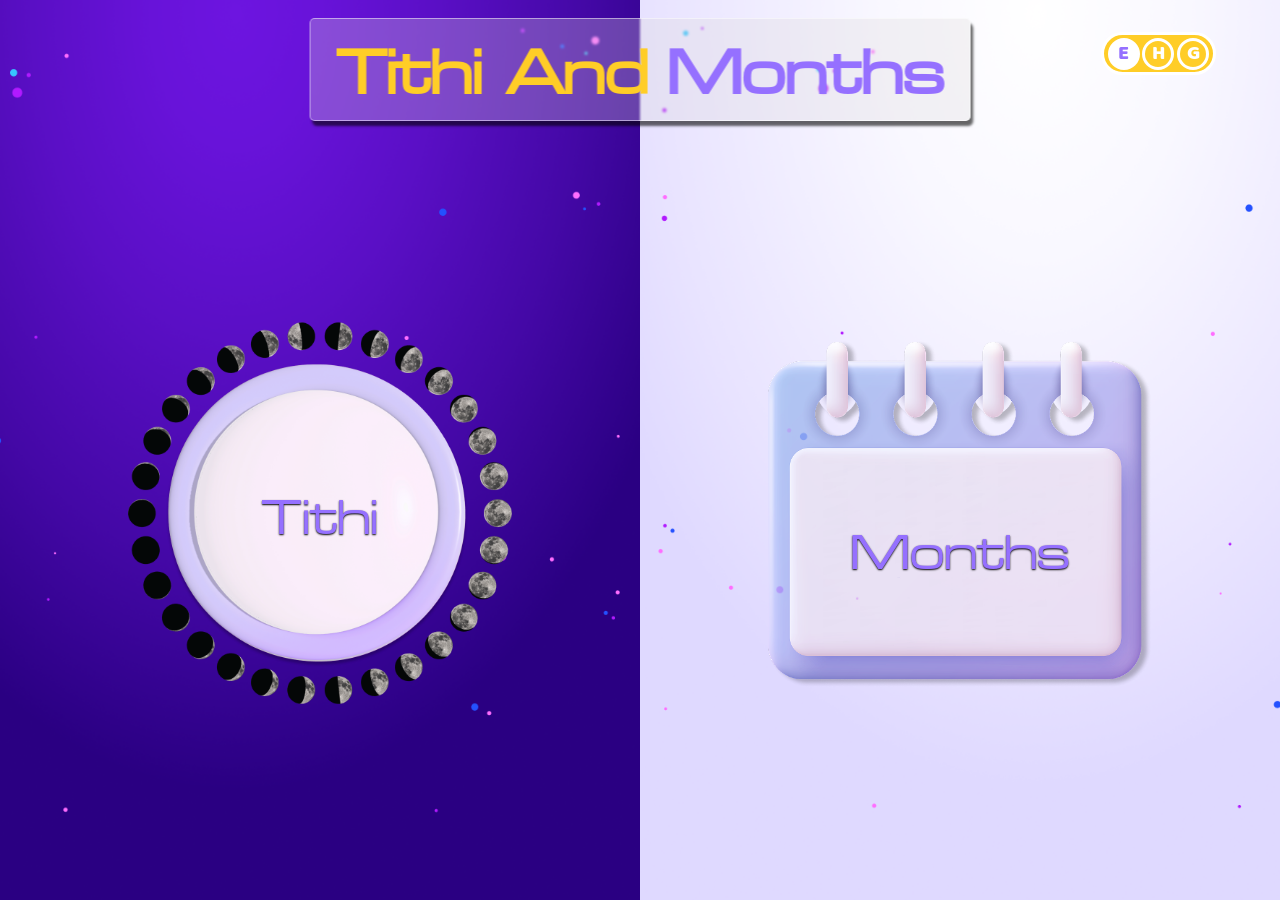
<file: index.html>
<!doctype html>
<html lang="en">
  <head>
    <meta charset="UTF-8" />
    <meta name="viewport" content="width=device-width, initial-scale=1.0" />
    <title data-lang-key="title"></title>
    <link rel="stylesheet" href="./assets/css/style.css" />

    <style>
      body {
        background-image: url("./assets/images/bg-image.png");
      }
      .left-container,
      .right-container {
        width: 50%;
        height: 100%;
        padding-top: 10vw;
        display: flex;
        justify-content: center;
        align-items: center;
      }

      /* Let the two parts of the header size to their text and sit centred
         together, instead of two fixed 50% halves. */
      .page-title {
        justify-content: center;
        gap: 1.5vw;
      }

      .page-title .title-left,
      .page-title .title-right {
        width: auto;
        text-align: center;
      }
    </style>
  </head>
  <body>
    <div class="language-container">
      <div class="english active">E</div>
      <div class="hindi">H</div>
      <div class="gujrati">G</div>
    </div>
    <div class="page-title">
      <div class="title-left">
        <span class="title-1" data-lang-key="title-1"></span>
        <span class="and" data-lang-key="and"></span>
      </div>
      <div class="title-right">
        <span class="title-2" data-lang-key="title-2-short"></span>
      </div>
    </div>

    <main>
      <div class="left-container">
        <a href="tithi.html" class="tithi-img">
          <img src="./assets/images/tithi.png" alt="" />
          <span data-lang-key="title-1"></span>
        </a>
      </div>
      <div class="right-container">
        <a href="months.html" class="month-img">
          <img src="./assets/images/month.png" alt="" />
          <span data-lang-key="title-2-short"></span>
        </a>
      </div>
    </main>
    <script src="./assets/js/data.js"></script>
    <script src="./assets/js/app.js"></script>
  </body>
</html>
</file>
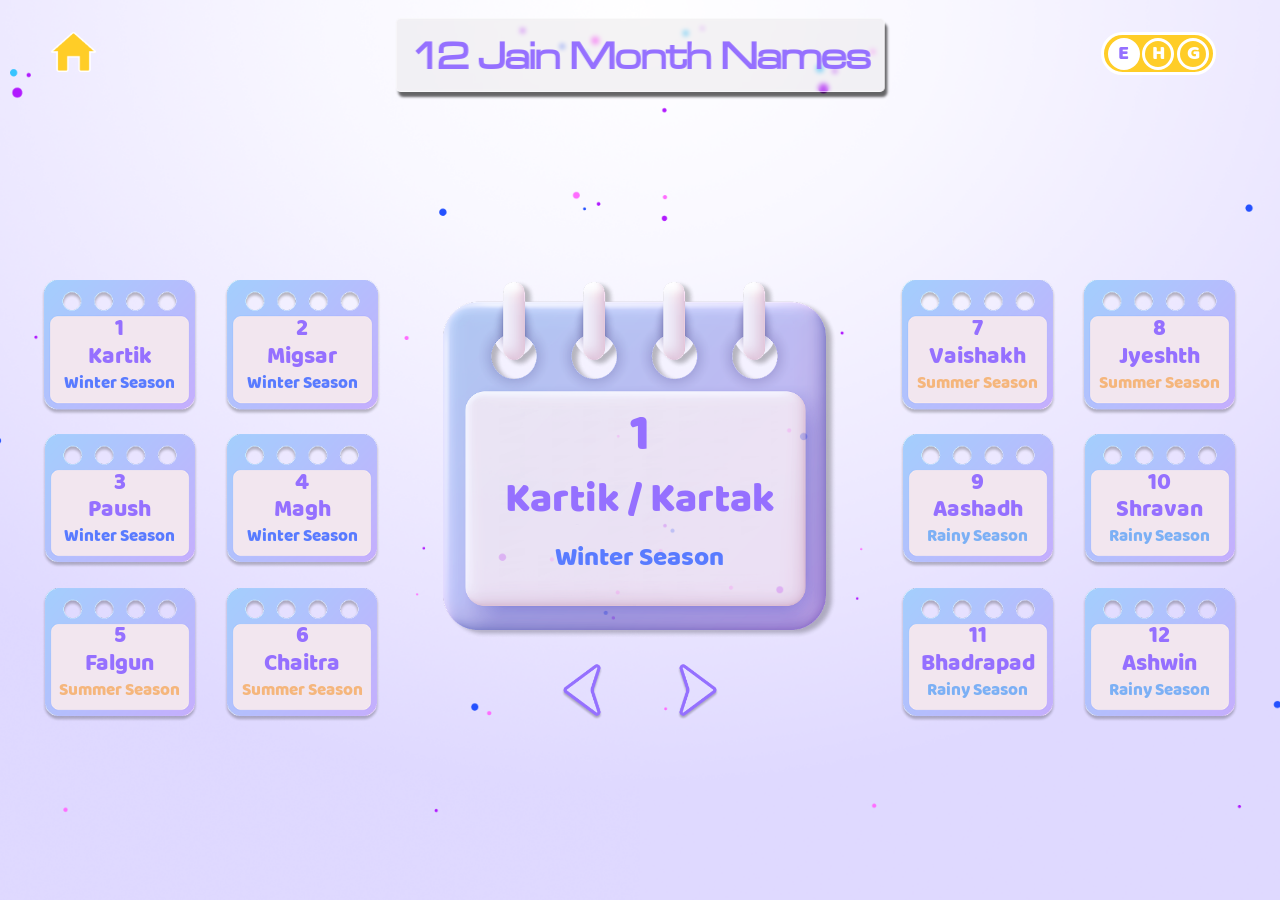
<file: months.html>
<!doctype html>
<html lang="en">
  <head>
    <meta charset="UTF-8" />
    <meta name="viewport" content="width=device-width, initial-scale=1.0" />
    <title data-lang-key="title"></title>
    <link rel="stylesheet" href="./assets/css/style.css" />

    <!-- Swiper CSS -->
    <link rel="stylesheet" href="./assets/css/swiper-bundle.min.css" />

    <style>
      body {
        background-image: url("./assets/images/month-bg-img.png");
        position: relative;
        overflow-x: hidden;
      }

      @keyframes bgSlideIn {
        from {
          transform: translateX(-100%);
        }
        to {
          transform: translateX(0);
        }
      }

      main {
        padding-top: 8vw;
        position: relative;
        z-index: 2;
        width: 100%;
        display: flex;
        justify-content: space-between;
        align-items: flex-start;
      }

      .page-title {
        position: absolute;
        top: 2%;
        left: 50%;
        height: auto;
        text-align: center;
        z-index: 10000;
        display: flex;
        justify-content: center;
        align-items: center;
        background-color: rgba(219, 218, 218, 0.292);
        backdrop-filter: blur(0.2vw);
        padding: 1vw;
        border: 0.1vw solid rgba(255, 255, 255, 0.498);
        border-radius: 0.4vw;
        box-shadow: 0.2vw 0.4vw 0.2vw rgba(3, 3, 3, 0.608);
        transform: translateX(-50%);
        opacity: 0;
        margin-top: -8vw;
        animation: pageTitleEntry 1s ease forwards;
        animation-delay: 0.2s;
      }

      .page-title span {
        color: #9570ff;
        font-size: 3vw;
        line-height: 1.2;
        white-space: nowrap;
      }

      @keyframes pageTitleEntry {
        from {
          opacity: 0;
          margin-top: -8vw;
        }
        to {
          opacity: 1;
          margin-top: 0;
        }
      }

      .left-container,
      .right-container,
      .center-container {
        width: 33%;
        height: 100%;
        display: flex;
        justify-content: center;
        align-items: flex-start;
        gap: 1.5vw;
      }

      .left-container,
      .right-container {
        padding: 0 3vw;
      }

      .left-container .col,
      .right-container .col {
        width: 100%;
        height: 100%;
        display: flex;
        flex-direction: column;
        justify-content: center;
        align-items: center;
        gap: 1.5vw;
      }

      .left-container .col .row,
      .right-container .col .row {
        position: relative;
        width: 100%;
        height: 10.5vw;
        display: flex;
        justify-content: flex-start;
        flex-direction: column;
        align-items: center;
        background-image: url("./assets/images/month-swiper-img.png");
        background-size: contain;
        background-position: center;
        background-repeat: no-repeat;
        padding-top: 2.8vw;
        cursor: pointer;
        transition: transform 0.25s ease;
      }

      .left-container .col .row:hover,
      .right-container .col .row:hover {
        transform: scale(1.04);
      }

      .left-container .col .row .num,
      .right-container .col .row .num,
      .left-container .col .row .text,
      .right-container .col .row .text {
        font-size: 1.8vw;
        line-height: 1.2;
        color: #9570ff;
      }

      body[data-lang="hi"] .row .text {
        font-size: 1.5vw !important;
        line-height: 1.4 !important;
      }

      /* Gujarati */
      body[data-lang="gu"] .row .text,body[data-lang="gu"] .row .num {
        font-size: 1.5vw !important;
        font-weight: bold !important;
        line-height: 1.6 !important;
      }
      body[data-lang="gu"] .season-1,
      body[data-lang="gu"] .season-2,
      body[data-lang="gu"] .season-3 {
        font-size: 1.2vw !important;
        line-height: 1.4 !important;
        font-weight: bold !important;
      }
      .season-1,
      .season-2,
      .season-3 {
        font-size: 1.3vw;
        line-height: 1.5;
      }

      /* Season label size for months 2, 11 and 12 in Hindi/Gujarati. */
      body[data-lang="hi"] .row.long-name [class^="season-"] {
        font-size: 1.4vw !important;
        line-height: 1.3 !important;
      }

      body[data-lang="gu"] .row.long-name [class^="season-"] {
        font-size: 1.3vw !important;
        line-height: 1.3 !important;
      }

      .season-1 {
        color: #597bff;
      }

      .season-2 {
        color: #f5b67c;
      }

      .season-3 {
        color: #7cb0f5;
      }

      .center-container {
        justify-content: center;
        align-items: center;
        position: relative;
      }

      .month-swiper-wrap {
        position: relative;
        width: 100%;
        height: 100%;
        display: flex;
        flex-direction: column;
        justify-content: center;
        align-items: center;
        z-index: 20;
      }

      /* Overlay is the stacking container for img + swiper */
      .month-swiper-overlay {
        position: relative;
        width: 100%;
        height: 28vw;
      }

      /* Real <img> tag sits as the background layer */
      .month-swiper-bg {
        position: absolute;
        top: 0;
        left: 0;
        width: 100%;
        height: 100%;
        object-fit: contain;
        z-index: 0;
        pointer-events: none;
        display: block;
      }

      /* Swiper placed on top of the img */
      .month-swiper {
        position: absolute;
        top: 0;
        left: 0;
        width: 100%;
        height: 100%;
        pointer-events: auto;
        z-index: 1;
      }

      .month-swiper .swiper-wrapper {
        width: 100%;
        height: 100%;
      }

      .month-swiper .swiper-slide {
        width: 100%;
        height: 100%;
        display: flex;
        justify-content: center;
        align-items: center;
        background: transparent;
      }

      .month-slide-content {
        width: 100%;
        height: 100%;
        display: flex;
        flex-direction: column;
        justify-content: center;
        align-items: center;
        text-align: center;
        padding-top: 5vw;
        position: relative;
        z-index: 2;
        gap: 1.5vw;
      }

      .month-slide-content .num,
      .month-slide-content .text {
        font-size: 4vw;
        line-height: 1;
        color: #9570ff;
      }

      .month-slide-content .season-1,
      .month-slide-content .season-2,
      .month-slide-content .season-3 {
        font-size: 2vw;
        line-height: 1.2;
        margin-top: 0.2vw;
      }

      /* Page-flip animation: a copy of the calendar page, hinged at its top
         edge, lifts up and over (or drops back down) when the month changes. */
      .calendar-flip-holder,
      .calendar-flip-layer {
        position: absolute;
        inset: 0;
        pointer-events: none;
      }

      .calendar-flip-layer {
        z-index: 4;
      }

      .calendar-page {
        position: absolute;
        transform-origin: 50% 0;
        transform-style: preserve-3d;
        border-radius: 0.8vw;
        box-shadow: 0 0.6vw 1.2vw rgba(80, 60, 140, 0.3);
      }

      .calendar-page-face {
        position: absolute;
        inset: 0;
        overflow: hidden;
        border-radius: inherit;
      }

      .calendar-page-front {
        background: #e9e0f1;
      }

      /* Back of the page, seen once it has swung up and over. */
      .calendar-page-back {
        background: linear-gradient(#d9cdea, #cfc1e4);
        opacity: 0;
      }

      /* Darkens the page as it tilts away from the light. */
      .calendar-page-shade {
        position: absolute;
        inset: 0;
        pointer-events: none;
        opacity: 0;
        background: linear-gradient(
          to bottom,
          rgba(70, 50, 140, 0.05),
          rgba(70, 50, 140, 0.5)
        );
      }

      .calendar-page-content {
        position: absolute;
        display: flex;
        justify-content: center;
        align-items: center;
      }

      .month-swiper-nav {
        width: 14vw;
        margin-top: 1.5vw;
        display: flex;
        justify-content: space-between;
        align-items: center;
        position: relative;
        z-index: 50;
        pointer-events: auto;
      }

      .month-swiper-prev,
      .month-swiper-next {
        width: 5vw;
        height: 5vw;
        display: flex;
        justify-content: center;
        align-items: center;
        cursor: pointer;
        transition: transform 0.3s ease;
        z-index: 60;
        pointer-events: auto;
      }

      .month-swiper-prev:hover,
      .month-swiper-next:hover {
        transform: scale(1.1);
      }

      .month-swiper-prev img,
      .month-swiper-next img {
        width: 100%;
        height: 100%;
        object-fit: contain;
        display: block;
        pointer-events: none;
      }
    </style>
  </head>
  <body>
    <a class="home-button home-btn" href="index.html">
      <img src="./assets/images/home-btn.png" alt="" />
    </a>

    <div class="page-title">
      <span class="title-1" data-lang-key="title-2"></span>
    </div>

    <div class="language-container">
      <div class="english active">E</div>
      <div class="hindi">H</div>
      <div class="gujrati">G</div>
    </div>

    <main>
      <div class="left-container">
        <!-- col-1 -->
        <div class="col col-1">
          <div class="row row-1">
            <div class="num" data-lang-key="num-1"></div>
            <div class="text" data-lang-key="slide-topic-2.1" data-first-only></div>
            <div class="season-1" data-lang-key="season-1"></div>
          </div>
          <div class="row row-2">
            <div class="num" data-lang-key="num-3"></div>
            <div class="text" data-lang-key="slide-topic-2.3" data-first-only></div>
            <div class="season-1" data-lang-key="season-1"></div>
          </div>
          <div class="row row-3">
            <div class="num" data-lang-key="num-5"></div>
            <div class="text" data-lang-key="slide-topic-2.5" data-first-only></div>
            <div class="season-2" data-lang-key="season-2"></div>
          </div>
        </div>

        <!-- col-2 -->
        <div class="col col-2">
          <div class="row row-1 long-name">
            <div class="num" data-lang-key="num-2"></div>
            <div class="text" data-lang-key="slide-topic-2.2" data-first-only></div>
            <div class="season-1" data-lang-key="season-1"></div>
          </div>
          <div class="row row-2">
            <div class="num" data-lang-key="num-4"></div>
            <div class="text" data-lang-key="slide-topic-2.4" data-first-only></div>
            <div class="season-1" data-lang-key="season-1"></div>
          </div>
          <div class="row row-3">
            <div class="num" data-lang-key="num-6"></div>
            <div class="text" data-lang-key="slide-topic-2.6" data-first-only></div>
            <div class="season-2" data-lang-key="season-2"></div>
          </div>
        </div>
      </div>

      <div class="center-container">
        <div class="month-swiper-wrap">
          <div class="month-swiper-overlay">
            <!-- Card image as a real <img> — sits behind the swiper (z-index: 0) -->
            <img
              class="month-swiper-bg"
              src="./assets/images/month.png"
              alt=""
            />

            <!-- Swiper on top of the img (z-index: 1) -->
            <div class="swiper month-swiper">
              <div class="swiper-wrapper">
                <div class="swiper-slide">
                  <div class="month-slide-content">
                    <div class="num" data-lang-key="num-1"></div>
                    <div class="text" data-lang-key="slide-topic-2.1"></div>
                    <div class="season-1" data-lang-key="season-1"></div>
                  </div>
                </div>

                <div class="swiper-slide">
                  <div class="month-slide-content">
                    <div class="num" data-lang-key="num-2"></div>
                    <div class="text" data-lang-key="slide-topic-2.2"></div>
                    <div class="season-1" data-lang-key="season-1"></div>
                  </div>
                </div>

                <div class="swiper-slide">
                  <div class="month-slide-content">
                    <div class="num" data-lang-key="num-3"></div>
                    <div class="text" data-lang-key="slide-topic-2.3"></div>
                    <div class="season-1" data-lang-key="season-1"></div>
                  </div>
                </div>

                <div class="swiper-slide">
                  <div class="month-slide-content">
                    <div class="num" data-lang-key="num-4"></div>
                    <div class="text" data-lang-key="slide-topic-2.4"></div>
                    <div class="season-1" data-lang-key="season-1"></div>
                  </div>
                </div>

                <div class="swiper-slide">
                  <div class="month-slide-content">
                    <div class="num" data-lang-key="num-5"></div>
                    <div class="text" data-lang-key="slide-topic-2.5"></div>
                    <div class="season-2" data-lang-key="season-2"></div>
                  </div>
                </div>

                <div class="swiper-slide">
                  <div class="month-slide-content">
                    <div class="num" data-lang-key="num-6"></div>
                    <div class="text" data-lang-key="slide-topic-2.6"></div>
                    <div class="season-2" data-lang-key="season-2"></div>
                  </div>
                </div>

                <div class="swiper-slide">
                  <div class="month-slide-content">
                    <div class="num" data-lang-key="num-7"></div>
                    <div class="text" data-lang-key="slide-topic-2.7"></div>
                    <div class="season-2" data-lang-key="season-2"></div>
                  </div>
                </div>

                <div class="swiper-slide">
                  <div class="month-slide-content">
                    <div class="num" data-lang-key="num-8"></div>
                    <div class="text" data-lang-key="slide-topic-2.8"></div>
                    <div class="season-2" data-lang-key="season-2"></div>
                  </div>
                </div>

                <div class="swiper-slide">
                  <div class="month-slide-content">
                    <div class="num" data-lang-key="num-9"></div>
                    <div class="text" data-lang-key="slide-topic-2.9"></div>
                    <div class="season-3" data-lang-key="season-3"></div>
                  </div>
                </div>

                <div class="swiper-slide">
                  <div class="month-slide-content">
                    <div class="num" data-lang-key="num-10"></div>
                    <div class="text" data-lang-key="slide-topic-2.10"></div>
                    <div class="season-3" data-lang-key="season-3"></div>
                  </div>
                </div>

                <div class="swiper-slide">
                  <div class="month-slide-content">
                    <div class="num" data-lang-key="num-11"></div>
                    <div class="text" data-lang-key="slide-topic-2.11"></div>
                    <div class="season-3" data-lang-key="season-3"></div>
                  </div>
                </div>

                <div class="swiper-slide">
                  <div class="month-slide-content">
                    <div class="num" data-lang-key="num-12"></div>
                    <div class="text" data-lang-key="slide-topic-2.12"></div>
                    <div class="season-3" data-lang-key="season-3"></div>
                  </div>
                </div>
              </div>
            </div>
          </div>

          <div class="month-swiper-nav">
            <div class="month-swiper-prev">
              <img src="./assets/images/prev-btn.png" alt="Previous" />
            </div>
            <div class="month-swiper-next">
              <img src="./assets/images/next-btn.png" alt="Next" />
            </div>
          </div>
        </div>
      </div>

      <div class="right-container">
        <!-- col-3 -->
        <div class="col col-3">
          <div class="row row-1">
            <div class="num" data-lang-key="num-7"></div>
            <div class="text" data-lang-key="slide-topic-2.7" data-first-only></div>
            <div class="season-2" data-lang-key="season-2"></div>
          </div>
          <div class="row row-2">
            <div class="num" data-lang-key="num-9"></div>
            <div class="text" data-lang-key="slide-topic-2.9" data-first-only></div>
            <div class="season-3" data-lang-key="season-3"></div>
          </div>
          <div class="row row-3 long-name">
            <div class="num" data-lang-key="num-11"></div>
            <div class="text" data-lang-key="slide-topic-2.11" data-first-only></div>
            <div class="season-3" data-lang-key="season-3"></div>
          </div>
        </div>

        <!-- col-4 -->
        <div class="col col-4">
          <div class="row row-1">
            <div class="num" data-lang-key="num-8"></div>
            <div class="text" data-lang-key="slide-topic-2.8" data-first-only></div>
            <div class="season-2" data-lang-key="season-2"></div>
          </div>
          <div class="row row-2">
            <div class="num" data-lang-key="num-10"></div>
            <div class="text" data-lang-key="slide-topic-2.10" data-first-only></div>
            <div class="season-3" data-lang-key="season-3"></div>
          </div>
          <div class="row row-3 long-name">
            <div class="num" data-lang-key="num-12"></div>
            <div class="text" data-lang-key="slide-topic-2.12" data-first-only></div>
            <div class="season-3" data-lang-key="season-3"></div>
          </div>
        </div>
      </div>
    </main>

    <script src="./assets/js/swiper-bundle.min.js"></script>
    <script src="./assets/js/data.js"></script>
    <script src="./assets/js/app.js"></script>
    <script>
      const monthSwiper = new Swiper(".month-swiper", {
        effect: "fade",
        fadeEffect: {
          crossFade: true,
        },
        speed: 0,
        allowTouchMove: false,
        loop: false,
        navigation: {
          nextEl: ".month-swiper-next",
          prevEl: ".month-swiper-prev",
        },
      });

      /* ===== Calendar page flip ===== */

      const monthOverlay = document.querySelector(".month-swiper-overlay");
      const monthBg = document.querySelector(".month-swiper-bg");

      // The paper area inside month.png (611 x 555), as fractions of the image.
      const PAPER = { x: 43 / 611, y: 180 / 555, w: 505 / 611, h: 306 / 555 };
      const FLIP_MS = 800;
      let activeFlip = null;

      function getPaperRect() {
        const ow = monthOverlay.clientWidth;
        const oh = monthOverlay.clientHeight;
        const nw = monthBg.naturalWidth || 611;
        const nh = monthBg.naturalHeight || 555;
        const scale = Math.min(ow / nw, oh / nh);
        const dw = nw * scale;
        const dh = nh * scale;
        const dx = (ow - dw) / 2;
        const dy = (oh - dh) / 2;

        return {
          left: dx + PAPER.x * dw,
          top: dy + PAPER.y * dh,
          width: PAPER.w * dw,
          height: PAPER.h * dh,
          ow,
          oh,
        };
      }

      // A flat copy of one slide's content, cropped to the paper rectangle.
      function buildCalendarPage(slide, rect) {
        const page = document.createElement("div");
        page.className = "calendar-page";
        page.style.left = rect.left + "px";
        page.style.top = rect.top + "px";
        page.style.width = rect.width + "px";
        page.style.height = rect.height + "px";

        const front = document.createElement("div");
        front.className = "calendar-page-face calendar-page-front";

        const content = document.createElement("div");
        content.className = "calendar-page-content";
        content.style.left = -rect.left + "px";
        content.style.top = -rect.top + "px";
        content.style.width = rect.ow + "px";
        content.style.height = rect.oh + "px";
        content.appendChild(
          slide.querySelector(".month-slide-content").cloneNode(true),
        );

        const shade = document.createElement("div");
        shade.className = "calendar-page-shade";

        front.append(content, shade);

        const back = document.createElement("div");
        back.className = "calendar-page-face calendar-page-back";

        page.append(front, back);
        return page;
      }

      function endActiveFlip() {
        if (!activeFlip) return;

        activeFlip.animation.cancel();
        activeFlip.faceAnimations.forEach((a) => a.cancel());
        clearTimeout(activeFlip.timer);
        activeFlip.layer.remove();
        activeFlip = null;
      }

      function flipCalendar(fromSlide, toSlide, forward) {
        if (window.matchMedia("(prefers-reduced-motion: reduce)").matches) {
          return;
        }

        endActiveFlip();

        const rect = getPaperRect();
        const holder = document.createElement("div");
        holder.className = "calendar-flip-holder";
        monthOverlay.appendChild(holder);

        const layer = document.createElement("div");
        layer.className = "calendar-flip-layer";
        layer.style.perspective = rect.width * 3 + "px";
        layer.style.perspectiveOrigin = `${rect.left + rect.width / 2}px ${rect.top}px`;

        let flipper;
        let angles;
        let frontFrames;
        let backFrames;
        let shadeFrames;
        let layerFrames = null;

        // The front and back of the page are swapped by hand at the halfway
        // (edge-on) point of the swing.
        const frontUntilHalf = [
          { opacity: 1, offset: 0 },
          { opacity: 1, offset: 0.4999 },
          { opacity: 0, offset: 0.5 },
          { opacity: 0, offset: 1 },
        ];
        const backAfterHalf = [
          { opacity: 0, offset: 0 },
          { opacity: 0, offset: 0.4999 },
          { opacity: 1, offset: 0.5 },
          { opacity: 1, offset: 1 },
        ];

        if (forward) {
          // Next: the current page swings up and over its top hinge, back
          // side showing, and fades out once it is up and over.
          flipper = buildCalendarPage(fromSlide, rect);
          angles = ["rotateX(0deg)", "rotateX(180deg)"];
          frontFrames = frontUntilHalf;
          backFrames = backAfterHalf;
          shadeFrames = [{ opacity: 0 }, { opacity: 1 }];
          layerFrames = [
            { opacity: 1, offset: 0 },
            { opacity: 1, offset: 0.8 },
            { opacity: 0, offset: 1 },
          ];
        } else {
          // Prev: the earlier page swings back down onto the current page,
          // which stays solid underneath until it is covered.
          const underLayer = document.createElement("div");
          underLayer.className = "calendar-flip-layer";
          underLayer.appendChild(buildCalendarPage(fromSlide, rect));
          holder.appendChild(underLayer);

          flipper = buildCalendarPage(toSlide, rect);
          angles = ["rotateX(180deg)", "rotateX(0deg)"];
          frontFrames = backAfterHalf;
          backFrames = [
            // The page fades in at the top, then swings down.
            { opacity: 0, offset: 0 },
            { opacity: 1, offset: 0.2 },
            { opacity: 1, offset: 0.4999 },
            { opacity: 0, offset: 0.5 },
            { opacity: 0, offset: 1 },
          ];
          shadeFrames = [{ opacity: 1 }, { opacity: 0 }];
        }

        holder.appendChild(layer);
        layer.appendChild(flipper);

        const easing = "cubic-bezier(0.45, 0, 0.25, 1)";
        const timing = { duration: FLIP_MS, easing, fill: "forwards" };

        const animation = flipper.animate(
          [{ transform: angles[0] }, { transform: angles[1] }],
          timing,
        );
        const faceAnimations = [
          flipper.querySelector(".calendar-page-front").animate(frontFrames, timing),
          flipper.querySelector(".calendar-page-back").animate(backFrames, timing),
          flipper.querySelector(".calendar-page-shade").animate(shadeFrames, timing),
        ];

        if (layerFrames) {
          faceAnimations.push(layer.animate(layerFrames, timing));
        }

        const finish = () => {
          if (!activeFlip || activeFlip.layer !== holder) return;

          holder.remove();
          activeFlip = null;
        };

        animation.onfinish = finish;
        // Fallback in case the animation never reports finishing (hidden tab).
        const timer = setTimeout(finish, FLIP_MS + 400);

        activeFlip = { layer: holder, animation, faceAnimations, timer };
      }

      window.addEventListener("resize", endActiveFlip);

      monthSwiper.on("slideChange", (swiper) => {
        const from = swiper.previousIndex;
        const to = swiper.activeIndex;

        if (from === to || typeof from !== "number") return;

        flipCalendar(swiper.slides[from], swiper.slides[to], to > from);
      });

      // The big card lists every alternate name ("a / b / c"), so each name is
      // sized to fit inside the card: one line at up to 4vw if it fits,
      // otherwise a smaller font wrapped onto at most two lines.
      function fitMonthName(el) {
        const vw = window.innerWidth / 100;
        const maxWidth = 22 * vw;

        el.style.whiteSpace = "nowrap";
        el.style.maxWidth = "";
        el.style.textAlign = "center";

        for (let size = 4; size >= 3; size -= 0.2) {
          el.style.fontSize = size + "vw";
          if (el.scrollWidth <= maxWidth) return;
        }

        el.style.whiteSpace = "normal";
        el.style.maxWidth = maxWidth + "px";

        for (let size = 3; size >= 1.8; size -= 0.2) {
          el.style.fontSize = size + "vw";

          const lineHeight = parseFloat(getComputedStyle(el).lineHeight);
          const lines = Math.round(el.getBoundingClientRect().height / lineHeight);

          if (lines <= 2 && el.scrollWidth <= el.clientWidth + 1) return;
        }
      }

      function fitMonthNames() {
        document
          .querySelectorAll(".month-slide-content .text")
          .forEach(fitMonthName);
      }

      document.addEventListener("languageApplied", fitMonthNames);
      window.addEventListener("resize", fitMonthNames);
      if (document.fonts && document.fonts.ready) {
        document.fonts.ready.then(fitMonthNames);
      }
      fitMonthNames();

      // Clicking a small calendar jumps the big one to that month.
      document
        .querySelectorAll(".left-container .row, .right-container .row")
        .forEach((row) => {
          const numKey = row.querySelector(".num").getAttribute("data-lang-key");
          const monthIndex = Number(numKey.replace("num-", "")) - 1;

          row.addEventListener("click", () => {
            monthSwiper.slideTo(monthIndex);
          });
        });

      // Clicking the big calendar goes to the next month, same as the Next button.
      monthOverlay.style.cursor = "pointer";
      monthOverlay.addEventListener("click", () => {
        if (monthSwiper.isEnd) {
          window.location.href = "pranam.html";
        } else {
          monthSwiper.slideNext();
        }
      });

      document
        .querySelector(".month-swiper-next")
        .addEventListener("click", function () {
          if (monthSwiper.isEnd) {
            window.location.href = "pranam.html";
          }
        });
    </script>
  </body>
</html>
</file>
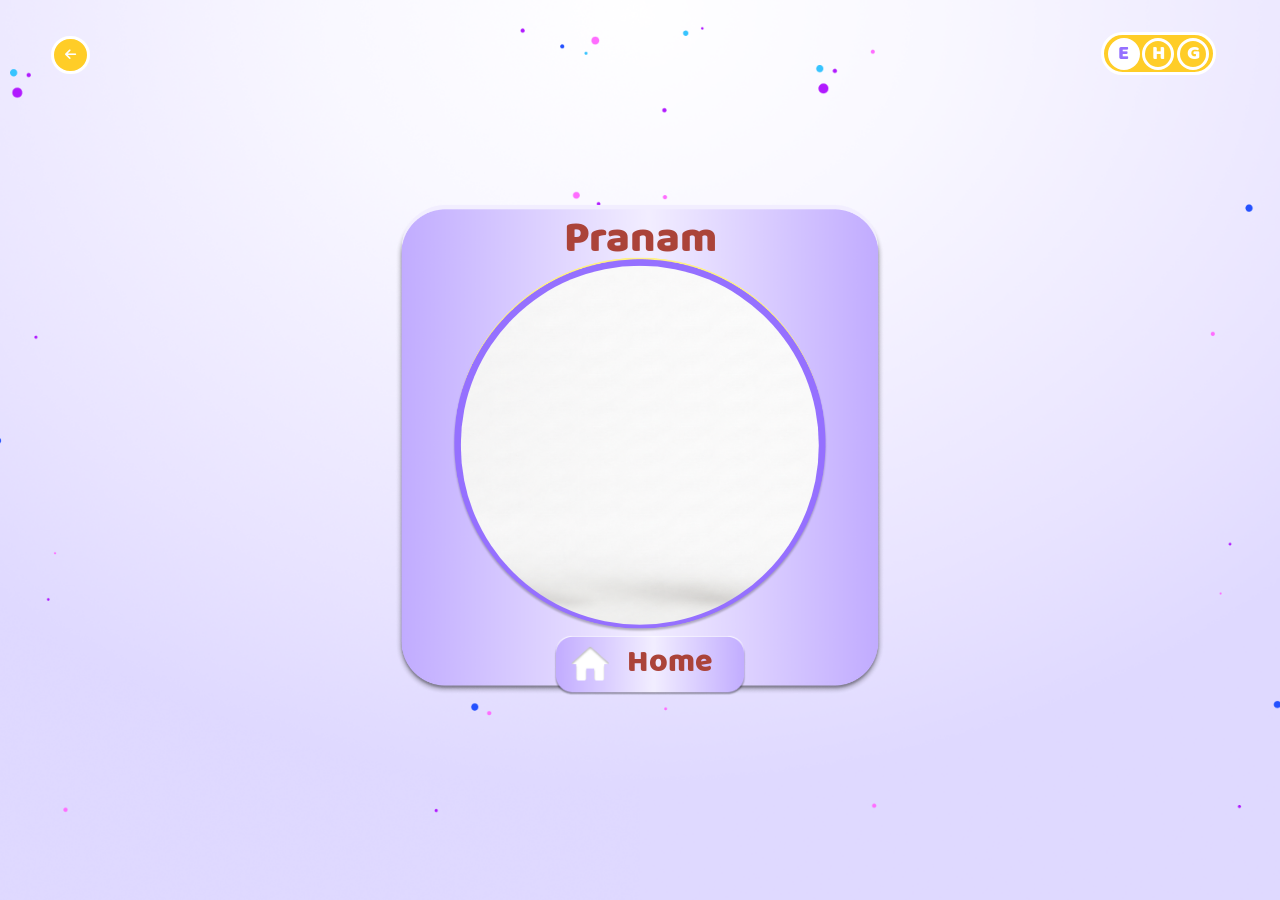
<file: pranam.html>
<!doctype html>
<html lang="en">
  <head>
    <meta charset="UTF-8" />
    <meta name="viewport" content="width=device-width, initial-scale=1.0" />
    <title data-lang-key="pranam"></title>
    <link rel="stylesheet" href="./fontawesome/css/fontawesome.min.css" />
    <link rel="stylesheet" href="./fontawesome/css/solid.min.css" />
    <link rel="stylesheet" href="./assets/css/style.css" />
    <style>
      body {
        background-image: url("./assets/images/month-bg-img.png");
        position: relative;
        overflow-x: hidden;
      }
    </style>
  </head>
  <body>
    <a href="months.html" class="back-btn">
      <i class="fa-solid fa-arrow-left"></i>
    </a>
    <div class="language-container">
      <div class="english active">E</div>
      <div class="hindi">H</div>
      <div class="gujrati">G</div>
    </div>
    <div class="pranam-container">
      <div class="pranam-img">
        <div class="pranam-video">
          <video
            src="./assets/videos/pranam.mp4"
            preload="auto"
            autoplay
            muted
            loop
            playsinline
          ></video>
        </div>
        <span data-lang-key="pranam"></span>
        <img src="./assets/images/pranam.png" alt="" />
      </div>
      <a href="index.html" class="home-btn-1">
        <span data-lang-key="home"></span>
        <img src="./assets/images/home-btn-1.png" alt="" />
      </a>
    </div>
    <script src="./assets/js/data.js"></script>
    <script src="./assets/js/app.js"></script>
    <script>
      (function () {
        "use strict";

        const pranamSound = new Audio("./assets/audio/pranam.mp3");
        pranamSound.preload = "auto";

        let pranamHasPlayed = false;

        function playPranamOnce() {
          if (pranamHasPlayed) return;
          pranamHasPlayed = true;

          const playPromise = pranamSound.play();
          if (playPromise !== undefined) {
            playPromise.catch(() => {
              // browser blocked autoplay, retry on the first real interaction
              pranamHasPlayed = false;
              waitForInteraction();
            });
          }
        }

        function waitForInteraction() {
          const trigger = () => {
            document.removeEventListener("click", trigger);
            document.removeEventListener("keydown", trigger);
            document.removeEventListener("touchstart", trigger);
            playPranamOnce();
          };

          document.addEventListener("click", trigger, { once: true });
          document.addEventListener("keydown", trigger, { once: true });
          document.addEventListener("touchstart", trigger, { once: true });
        }

        window.addEventListener("DOMContentLoaded", playPranamOnce);
      })();
    </script>
  </body>
</html>
</file>
<file: assets/css/style.css>
@font-face {
  font-family: "BalooRegular";
  src: url("../../fonts/Baloo Regular 400.ttf") format("truetype");
  font-weight: 400;
  font-style: normal;
  font-display: swap;
}

@font-face {
  font-family: "MicrogrammaStd";
  src: url("../../fonts/Microgramma\ D\ Extended\ Medium.otf") format("truetype");
  font-weight: 400 !important;
  font-style: normal;
}

@font-face {
  font-family: "NotoSansGujaratiBold";
  src: url("../../fonts/NotoSansGujarati-Bold.ttf") format("truetype");
  font-weight: 700;
  font-style: normal;
  font-display: swap;
}

@font-face {
  font-family: "NotoSansGujaratiRegular";
  src: url("../../fonts/NotoSansGujarati-Regular.ttf") format("truetype");
  font-weight: 400;
  font-style: normal;
  font-display: swap;
}

@font-face {
  font-family: "ITFDevanagari";
  src: url("../../fonts/ITFDevanagari-Regular.otf") format("opentype");
  font-weight: 400;
  font-style: normal;
  font-display: swap;
}

@font-face {
  font-family: "ITFDevanagari";
  src: url("../../fonts/ITFDevanagari-Bold.otf") format("opentype");
  font-weight: 700;
  font-style: normal;
  font-display: swap;
}

/* app.js sets body[data-lang] to the current language; these target every
   [data-lang-key] text element directly (many of which set their own
   font-family) so !important actually overrides them instead of losing to
   inheritance, and Hindi/Gujarati always render in a font with the right
   glyphs instead of falling back to BalooRegular. */
body[data-lang="hi"] [data-lang-key] {
  font-family: "ITFDevanagari" !important;
  font-weight: 700 !important;
}

body[data-lang="gu"] [data-lang-key] {
  font-family: "NotoSansGujaratiRegular" !important;
}

*,
*::before,
*::after {
  box-sizing: border-box;
  margin: 0;
  padding: 0;
}

html,
body {
  margin: 0;
  padding: 0;
  width: 100%;
  height: 100%;
}

body {
  width: 100vw !important;
  height: 100%;
  background-size: cover;
  background-repeat: no-repeat;
  background-position: center;
  background-attachment: fixed;
  overflow-x: hidden;
  opacity: 1;
  transition: opacity 0.5s ease;
  font-family: "MicrogrammaStd";
}

.home-btn {
  position: fixed;
  top: 2.5vw;
  left: 4%;
  width: 3.5vw;
  z-index: 99999;
  transition: transform 0.2s ease;
  cursor: pointer;
}

.home-btn:hover {
  transform: scale(1.15);
}

.home-btn img {
  width: 100%;
  display: block;
}

.page-title {
  position: absolute;
  top: 2%;
  left: 50%;
  height: auto;
  text-align: center;
  z-index: 10000;
  transition: opacity 3s ease;
  transform: translateX(-50%);
  display: flex;
  justify-content: center;
  align-items: center;
  background-color: rgba(219, 218, 218, 0.292);
  backdrop-filter: blur(0.1vw);
  padding: 1vw 2vw;
  border: 0.1vw solid rgba(255, 255, 255, 0.498);
  border-radius: 0.4vw;
  box-shadow: 0.2vw 0.4vw 0.2vw rgba(3, 3, 3, 0.608);
}

.topic-viewer-overlay {
  font-family: "MicrogrammaStd";

}

.page-title span {
  font-size: 5vw;
  text-align: center;
  display: block;
  font-weight: bolder !important;
}

.page-title .title-right {
  width: 50%;
}

.title-1,
.and {
  color: #FFCD27;
}

.title-2 {
  color: #9570FF;
}

.page-title .title-left {
  width: 50%;
  display: flex;
  justify-content: center;
  align-items: center;
  gap: 2vw;
}

.language-container {
  position: fixed;
  top: 2.5vw;
  right: 5%;
  display: flex;
  width: 9vw;
  padding: 0.2vw 0.3vw;
  height: auto;
  justify-content: space-between;
  align-items: center;
  font-family: "BalooRegular";
  border: 0.3vw solid white;
  background-color: #FFCD27;
  border-radius: 50vw;
  pointer-events: auto;
  z-index: 99999;
}

.language-container div {
  width: 2.5vw;
  height: 2.5vw;
  font-size: 1.6vw;
  text-align: center;
  border: 0.3vw solid white;
  background: #FFCD27 !important;
  color: white;
  cursor: pointer;
  display: flex;
  justify-content: center;
  align-items: center;
  border-radius: 50%;
  font-family: "BalooRegular", sans-serif;
}

.language-container div:hover {
  background-color: white !important;
  color: #9570FF;
}

.language-container div.active {
  background-color: white !important;
  color: #9570FF;
}

.pranam-container {
  position: absolute;
  width: 45vw;
  height: auto;
  top: 50% !important;
  left: 50% !important;
  transform: translate(-50%, -50%);
  display: flex;
  justify-content: center;
  align-items: center;
}

.pranam-container>.pranam-img {
  position: relative;
  width: 85%;
  height: auto;
  display: block;
}

.pranam-container>.pranam-img>img {
  width: 100%;
  display: block;
}

/* a self-contained circular video card: fixed size, its own backdrop, and
   feathered edges so it blends into the pranam frame instead of being
   hard-cropped against it */
.pranam-video {
  position: absolute;
  left: 50%;
  top: 49%;
  transform: translate(-50%, -50%);
  width: 28vw;
  height: 28vw;
  border-radius: 50%;
  background-color: #f6f6f6;
  background-image: url("../images/pranam-bg-1.png");
  background-position: center;
  background-repeat: no-repeat;
  background-size: cover;
  display: flex;
  justify-content: center;
  align-items: center;
  overflow: hidden;
  padding-right: 2.5vw;
}

.pranam-video video {
  width: 90%;
  height: 83%;
  object-fit: cover;

  -webkit-mask-image:
    linear-gradient(
      to bottom,
      transparent 0%,
      rgba(0, 0, 0, 0.8) 2%,
      rgba(0, 0, 0, 0.95) 4%,
      black 6%,
      black 90%,
      rgba(0, 0, 0, 0.95) 96%,
      rgba(0, 0, 0, 0.8) 98%,
      transparent 100%
    ),
    linear-gradient(
      to right,
      transparent 0%,
      rgba(0, 0, 0, 0.8) 2%,
      rgba(0, 0, 0, 0.95) 4%,
      black 6%,
      black 90%,
      rgba(0, 0, 0, 0.95) 96%,
      rgba(0, 0, 0, 0.8) 98%,
      transparent 100%
    );
  -webkit-mask-composite: source-in;

  mask-image:
    linear-gradient(
      to bottom,
      transparent 0%,
      rgba(0, 0, 0, 0.8) 2%,
      rgba(0, 0, 0, 0.95) 4%,
      black 6%,
      black 90%,
      rgba(0, 0, 0, 0.95) 96%,
      rgba(0, 0, 0, 0.8) 98%,
      transparent 100%
    ),
    linear-gradient(
      to right,
      transparent 0%,
      rgba(0, 0, 0, 0.8) 2%,
      rgba(0, 0, 0, 0.95) 4%,
      black 6%,
      black 90%,
      rgba(0, 0, 0, 0.95) 96%,
      rgba(0, 0, 0, 0.8) 98%,
      transparent 100%
    );
  mask-composite: intersect;

  -webkit-mask-repeat: no-repeat;
  mask-repeat: no-repeat;
  -webkit-mask-size: 100% 100%;
  mask-size: 100% 100%;
}

.pranam-img span {
  z-index: 15;
  position: absolute;
  top: 0%;
  left: 50%;
  font-size: 3.4vw;
  transform: translateX(-50%);
  font-family: "BalooRegular";
  color: #AB4339;
  font-weight: lighter !important;
}

.pranam-container .home-btn-1 {
  position: absolute;
  top: 88%;
  left: 35%;
  transform: translateX(-50%);
  width: 15vw;
  height: auto;
  transform: scale(1);
  transition: transform 0.2s ease;
}

.home-btn-1:hover {
  transform: scale(1.2);
}

.pranam-container .home-btn-1 img {
  width: 100%;
  display: block;
}

.home-btn-1 span {
  z-index: 15;
  position: absolute;
  top: 45%;
  left: 38%;
  font-size: 2.5vw;
  transform: translateY(-50%);
  font-family: "BalooRegular";
  color: #AB4339;
}

.back-btn {
  position: absolute;
  left: 4%;
  top: 4%;
  width: 3vw;
  height: 3vw;
  background-color: #FFCD27;
  border: 0.25vw solid white;
  border-radius: 50%;
  display: flex;
  justify-content: center;
  align-items: center;
  text-decoration: none;
  transform: scale(1);
  transition: transform 0.3s ease;
  z-index: 50;
}

.back-btn i {
  color: white;
  font-size: 1vw;
  transition: font-size 0.3s ease;
}

.back-btn:hover {
  transform: scale(1.05);
  background-color: white;
}

.back-btn:hover i {
  font-size: 1.2vw;
  color: #FFCD27 !important;
}

main {
  position: relative;
  width: 100%;
  height: 100%;
  display: flex;
  justify-content: center;
  align-items: center;
}

.tithi-img,
.month-img {
  width: 60%;
  height: auto;
  text-decoration: none;
  position: relative;
  transform: scale(1);
  transition: transform 0.3s ease-out;
}

.tithi-img:hover,
.month-img:hover {
  transform: scale(0.95);
}

.tithi-img img,
.month-img img {
  width: 100%;
  display: block;
  object-fit: contain;
}

.tithi-img span,
.month-img span {
  font-size: 4vw;
  color: #9570ff;
  text-shadow: 0 0.1vw 0.15vw rgb(0, 0, 0);
}

.tithi-img span {
  position: absolute;
  top: 50%;
  left: 50%;
  transform: translate(-50%, -50%);
}

.month-img span {
  position: absolute;
  top: 60%;
  left: 50%;
  transform: translate(-50%, -50%);
}

.left-container .col .row,
.right-container .col .row {
  font-family: "BalooRegular" !important;
}

.month-swiper-wrap {
  font-family: "BalooRegular" !important;
}
</file>
<file: fontawesome/css/solid.min.css>
/*!
 * Font Awesome Free 6.7.2 by @fontawesome - https://fontawesome.com
 * License - https://fontawesome.com/license/free (Icons: CC BY 4.0, Fonts: SIL OFL 1.1, Code: MIT License)
 * Copyright 2024 Fonticons, Inc.
 */
:host,:root{--fa-style-family-classic:"Font Awesome 6 Free";--fa-font-solid:normal 900 1em/1 "Font Awesome 6 Free"}@font-face{font-family:"Font Awesome 6 Free";font-style:normal;font-weight:900;font-display:block;src:url(../webfonts/fa-solid-900.woff2) format("woff2"),url(../webfonts/fa-solid-900.ttf) format("truetype")}.fa-solid,.fas{font-weight:900}
</file>
